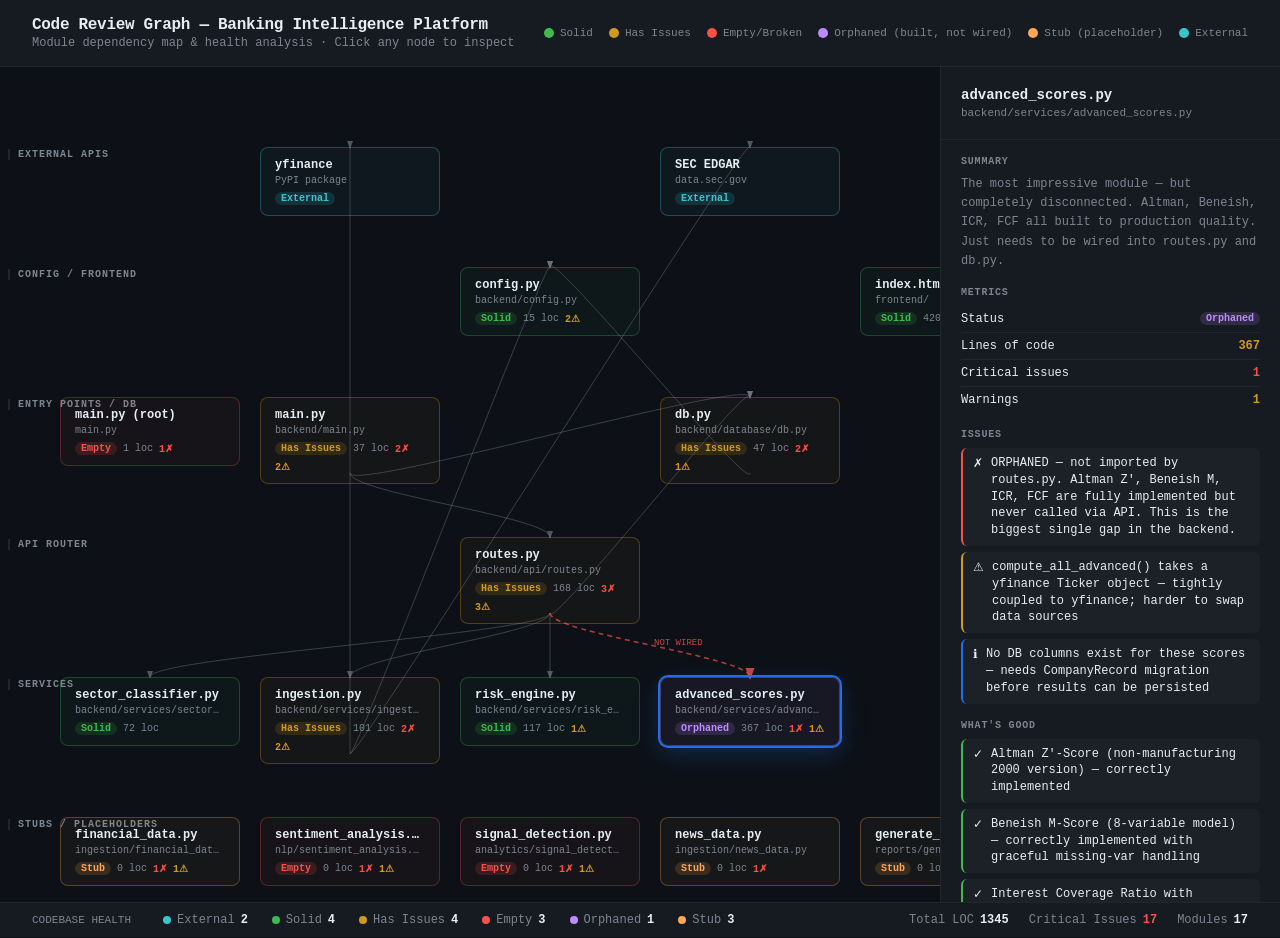
<file: code-review-graph.html>
<!DOCTYPE html>
<html lang="en">
<head>
<meta charset="UTF-8" />
<meta name="viewport" content="width=device-width, initial-scale=1.0" />
<title>Code Review Graph — Banking Intelligence Platform</title>
<style>
* { box-sizing: border-box; margin: 0; padding: 0; }
:root {
  --bg: #0d1117;
  --surface: #161b22;
  --surface2: #1c2128;
  --border: #21262d;
  --text: #e6edf3;
  --muted: #7d8590;
  --accent: #1f6feb;
  --green: #3fb950;
  --yellow: #d29922;
  --red: #f85149;
  --purple: #bc8cff;
  --orange: #ffa657;
  --cyan: #39c5cf;
}
body {
  font-family: -apple-system, BlinkMacSystemFont, "Segoe UI", monospace, sans-serif;
  background: var(--bg);
  color: var(--text);
  min-height: 100vh;
  overflow-x: hidden;
}

/* ── Header ─────────────────────────────────────── */
header {
  background: var(--surface);
  border-bottom: 1px solid var(--border);
  padding: 16px 32px;
  display: flex;
  align-items: center;
  justify-content: space-between;
}
header h1 { font-size: 16px; font-weight: 700; letter-spacing: -0.3px; }
header p  { font-size: 12px; color: var(--muted); margin-top: 2px; }
.legend {
  display: flex; gap: 16px; align-items: center; flex-wrap: wrap;
}
.legend-item { display: flex; align-items: center; gap: 6px; font-size: 11px; color: var(--muted); }
.legend-dot { width: 10px; height: 10px; border-radius: 50%; flex-shrink: 0; }

/* ── Layout ─────────────────────────────────────── */
.main-wrap {
  display: grid;
  grid-template-columns: 1fr 340px;
  height: calc(100vh - 65px);
}

/* ── Graph canvas ───────────────────────────────── */
#graphWrap {
  position: relative;
  overflow: auto;
  background: var(--bg);
}
#graphCanvas {
  position: absolute;
  top: 0; left: 0;
  pointer-events: none;
}
#graphSvg {
  position: relative;
  z-index: 2;
}

/* ── Nodes ──────────────────────────────────────── */
.node {
  position: absolute;
  border-radius: 8px;
  border: 1.5px solid var(--border);
  padding: 10px 14px;
  cursor: pointer;
  transition: border-color 0.15s, box-shadow 0.15s, transform 0.1s;
  user-select: none;
  z-index: 10;
  min-width: 150px;
  max-width: 190px;
}
.node:hover { transform: translateY(-2px); box-shadow: 0 8px 24px rgba(0,0,0,0.4); }
.node.selected { box-shadow: 0 0 0 2px var(--accent), 0 8px 24px rgba(31,111,235,0.25); }

.node-name { font-size: 12px; font-weight: 700; margin-bottom: 3px; white-space: nowrap; overflow: hidden; text-overflow: ellipsis; }
.node-path { font-size: 10px; color: var(--muted); margin-bottom: 6px; white-space: nowrap; overflow: hidden; text-overflow: ellipsis; }
.node-meta { display: flex; align-items: center; gap: 6px; flex-wrap: wrap; }
.node-loc  { font-size: 10px; color: var(--muted); }
.node-status { font-size: 10px; font-weight: 600; padding: 1px 6px; border-radius: 10px; }

/* status colours */
.status-solid   { background: rgba(63,185,80,0.15);  color: var(--green);  }
.status-issues  { background: rgba(210,153,34,0.15); color: var(--yellow); }
.status-empty   { background: rgba(248,81,73,0.15);  color: var(--red);    }
.status-orphan  { background: rgba(188,140,255,0.15);color: var(--purple); }
.status-external{ background: rgba(57,197,207,0.15); color: var(--cyan);   }
.status-stub    { background: rgba(255,166,87,0.15); color: var(--orange); }

/* node background tints */
.node.solid    { background: rgba(63,185,80,0.04);   border-color: rgba(63,185,80,0.3);   }
.node.issues   { background: rgba(210,153,34,0.04);  border-color: rgba(210,153,34,0.3);  }
.node.empty    { background: rgba(248,81,73,0.04);   border-color: rgba(248,81,73,0.3);   }
.node.orphan   { background: rgba(188,140,255,0.06); border-color: rgba(188,140,255,0.3); }
.node.external { background: rgba(57,197,207,0.04);  border-color: rgba(57,197,207,0.3);  }
.node.stub     { background: rgba(255,166,87,0.04);  border-color: rgba(255,166,87,0.3);  }

.node-issues-count {
  font-size: 10px;
  color: var(--red);
  font-weight: 600;
}

/* Layer labels */
.layer-label {
  position: absolute;
  font-size: 10px;
  color: var(--muted);
  text-transform: uppercase;
  letter-spacing: 1px;
  font-weight: 600;
  border-left: 2px solid var(--border);
  padding-left: 8px;
  z-index: 1;
}

/* ── Side panel ─────────────────────────────────── */
#sidePanel {
  background: var(--surface);
  border-left: 1px solid var(--border);
  overflow-y: auto;
  display: flex;
  flex-direction: column;
}
.side-header {
  padding: 20px;
  border-bottom: 1px solid var(--border);
  position: sticky;
  top: 0;
  background: var(--surface);
  z-index: 5;
}
.side-header h2 { font-size: 14px; font-weight: 700; margin-bottom: 4px; }
.side-header p  { font-size: 11px; color: var(--muted); }

.side-body { padding: 16px 20px; flex: 1; }

.detail-placeholder {
  display: flex;
  flex-direction: column;
  align-items: center;
  justify-content: center;
  height: 100%;
  color: var(--muted);
  font-size: 13px;
  text-align: center;
  gap: 8px;
  padding: 40px 20px;
}
.detail-placeholder svg { opacity: 0.3; }

.section-title {
  font-size: 10px;
  text-transform: uppercase;
  letter-spacing: 0.8px;
  color: var(--muted);
  font-weight: 600;
  margin-bottom: 8px;
  margin-top: 16px;
}
.section-title:first-child { margin-top: 0; }

.issue-item {
  display: flex;
  align-items: flex-start;
  gap: 8px;
  font-size: 12px;
  padding: 7px 10px;
  background: var(--surface2);
  border-radius: 6px;
  margin-bottom: 6px;
  border-left: 2px solid var(--red);
  line-height: 1.4;
}
.issue-item.warn { border-left-color: var(--yellow); }
.issue-item.info { border-left-color: var(--accent); }
.issue-item.good { border-left-color: var(--green); }

.issue-icon { font-size: 12px; flex-shrink: 0; margin-top: 1px; }

.dep-tag {
  display: inline-block;
  background: var(--surface2);
  border: 1px solid var(--border);
  border-radius: 4px;
  padding: 2px 8px;
  font-size: 11px;
  margin: 2px;
  font-family: monospace;
}
.dep-tag.imported-by { border-color: rgba(63,185,80,0.4); color: var(--green); }
.dep-tag.imports     { border-color: rgba(31,111,235,0.4); color: var(--accent); }
.dep-tag.missing     { border-color: rgba(248,81,73,0.4);  color: var(--red);   }

.metric-row {
  display: flex;
  justify-content: space-between;
  align-items: center;
  padding: 6px 0;
  border-bottom: 1px solid var(--border);
  font-size: 12px;
}
.metric-row:last-child { border-bottom: none; }
.metric-val { font-weight: 700; }
.metric-val.good { color: var(--green); }
.metric-val.warn { color: var(--yellow); }
.metric-val.bad  { color: var(--red); }

/* ── Summary bar ────────────────────────────────── */
.summary-bar {
  background: var(--surface);
  border-top: 1px solid var(--border);
  padding: 10px 32px;
  display: flex;
  gap: 24px;
  flex-wrap: wrap;
  align-items: center;
  font-size: 12px;
}
.summary-item { display: flex; align-items: center; gap: 6px; }
.summary-dot  { width: 8px; height: 8px; border-radius: 50%; flex-shrink: 0; }
.summary-num  { font-weight: 700; }

svg.arrows { position: absolute; top: 0; left: 0; pointer-events: none; overflow: visible; z-index: 5; }
</style>
</head>
<body>

<header>
  <div>
    <h1>Code Review Graph — Banking Intelligence Platform</h1>
    <p>Module dependency map &amp; health analysis · Click any node to inspect</p>
  </div>
  <div class="legend">
    <div class="legend-item"><div class="legend-dot" style="background:var(--green)"></div> Solid</div>
    <div class="legend-item"><div class="legend-dot" style="background:var(--yellow)"></div> Has Issues</div>
    <div class="legend-item"><div class="legend-dot" style="background:var(--red)"></div> Empty/Broken</div>
    <div class="legend-item"><div class="legend-dot" style="background:var(--purple)"></div> Orphaned (built, not wired)</div>
    <div class="legend-item"><div class="legend-dot" style="background:var(--orange)"></div> Stub (placeholder)</div>
    <div class="legend-item"><div class="legend-dot" style="background:var(--cyan)"></div> External</div>
  </div>
</header>

<div class="main-wrap">
  <div id="graphWrap">
    <svg class="arrows" id="arrowSvg"></svg>
    <div id="graphNodes"></div>
  </div>

  <div id="sidePanel">
    <div class="side-header">
      <h2 id="sideTitle">Node Inspector</h2>
      <p id="sidePath">Select a node to view details</p>
    </div>
    <div class="side-body" id="sideBody">
      <div class="detail-placeholder">
        <svg width="40" height="40" fill="none" viewBox="0 0 24 24" stroke="currentColor">
          <path stroke-linecap="round" stroke-linejoin="round" stroke-width="1.5"
            d="M9 5H7a2 2 0 00-2 2v12a2 2 0 002 2h10a2 2 0 002-2V7a2 2 0 00-2-2h-2M9 5a2 2 0 002 2h2a2 2 0 002-2M9 5a2 2 0 012-2h2a2 2 0 012 2"/>
        </svg>
        <span>Click any module node<br>to inspect its code health</span>
      </div>
    </div>
  </div>
</div>

<div class="summary-bar" id="summaryBar"></div>

<script>
// ─────────────────────────────────────────────────────────────
// DATA MODEL
// ─────────────────────────────────────────────────────────────
const NODES = [
  // ── External ──────────────────────────────────────────────
  {
    id: "yfinance",
    name: "yfinance",
    path: "PyPI package",
    layer: 0, col: 1,
    kind: "external",
    loc: null,
    issues: [],
    good: ["Live market data, fundamentals, balance sheet, cash flow"],
    deps: [],
    importedBy: ["ingestion"],
    summary: "Third-party library for Yahoo Finance data. Synchronous — will block FastAPI event loop under load."
  },
  {
    id: "sec_edgar",
    name: "SEC EDGAR",
    path: "data.sec.gov",
    layer: 0, col: 3,
    kind: "external",
    loc: null,
    issues: [],
    good: ["Free public API for 10-K/10-Q filings, company submissions"],
    deps: [],
    importedBy: ["ingestion"],
    summary: "SEC's public EDGAR API. Used for CIK lookup and filing retrieval. No auth needed."
  },

  // ── Config ────────────────────────────────────────────────
  {
    id: "config",
    name: "config.py",
    path: "backend/config.py",
    layer: 1, col: 2,
    kind: "solid",
    loc: 15,
    issues: [
      { sev: "warn", text: "No Redis URL, no JWT_SECRET, no API_KEY fields — needed for Phase 1 auth + caching" },
      { sev: "warn", text: "cache_ttl exists as a setting but Redis is not implemented anywhere" }
    ],
    good: [
      "Pydantic BaseSettings — correct pattern for env-var validation",
      "Reads from .env file via python-dotenv"
    ],
    deps: [],
    importedBy: ["db", "ingestion"],
    summary: "Pydantic Settings config. Solid foundation but missing fields for upcoming auth and caching work."
  },

  // ── Database ──────────────────────────────────────────────
  {
    id: "db",
    name: "db.py",
    path: "backend/database/db.py",
    layer: 2, col: 3,
    kind: "issues",
    loc: 47,
    issues: [
      { sev: "error", text: "No Alembic migrations — schema changes require manual DROP TABLE or data loss" },
      { sev: "error", text: "CompanyRecord has no advanced_scores columns (altman_z, beneish_m, icr, fcf_margin) — advanced_scores.py output has nowhere to persist" },
      { sev: "warn",  text: "SQLite default is fine for dev, but check_same_thread=False can mask concurrency bugs" }
    ],
    good: [
      "SQLAlchemy ORM — no raw SQL, injection-safe",
      "get_db() dependency injection pattern is correct",
      "init_db() called on startup"
    ],
    deps: ["config"],
    importedBy: ["routes"],
    summary: "Database layer. Works but schema is frozen without migrations, and missing columns for advanced scores."
  },

  // ── Entry Point ───────────────────────────────────────────
  {
    id: "main",
    name: "main.py",
    path: "backend/main.py",
    layer: 2, col: 1,
    kind: "issues",
    loc: 37,
    issues: [
      { sev: "warn", text: "@app.on_event('startup') is deprecated since FastAPI 0.93 — replace with lifespan context manager" },
      { sev: "error", text: "CORS allow_origins=['*'] — anyone can call this API from any website; lock down for production" },
      { sev: "error", text: "No authentication middleware — all endpoints including DELETE are open" },
      { sev: "warn",  text: "No rate limiting middleware" }
    ],
    good: [
      "FastAPI app correctly structured",
      "Router included under /api/v1 prefix",
      "Static frontend served — no separate web server needed for dev"
    ],
    deps: ["db", "routes"],
    importedBy: [],
    summary: "FastAPI entry point. Runnable as-is but missing auth, rate limiting, and uses deprecated startup hook."
  },

  // ── Root main.py ──────────────────────────────────────────
  {
    id: "root_main",
    name: "main.py (root)",
    path: "main.py",
    layer: 2, col: 0,
    kind: "empty",
    loc: 1,
    issues: [
      { sev: "error", text: "File is empty — likely intended as a convenience entry point (e.g. 'python main.py') but does nothing" }
    ],
    good: [],
    deps: [],
    importedBy: [],
    summary: "Root-level main.py is a 1-line empty file. Not harmful, but confusing. The real entry is backend/main.py."
  },

  // ── Routes ───────────────────────────────────────────────
  {
    id: "routes",
    name: "routes.py",
    path: "backend/api/routes.py",
    layer: 3, col: 2,
    kind: "issues",
    loc: 168,
    issues: [
      { sev: "error", text: "DELETE /companies/{ticker} has zero auth — anyone can delete records" },
      { sev: "error", text: "POST /companies/analyze calls yfinance synchronously inside a sync route — blocks event loop under concurrent load" },
      { sev: "error", text: "advanced_scores.py is NEVER imported or called — Altman Z', Beneish M, ICR, FCF all computed but never returned via API" },
      { sev: "warn",  text: "No pagination on GET /companies — returns all rows; will slow with scale" },
      { sev: "warn",  text: "No input validation on ticker (length, characters, injection)" },
      { sev: "warn",  text: "No response models (Pydantic schemas) — return dicts; breaking changes silent" }
    ],
    good: [
      "All core CRUD routes implemented",
      "Peer benchmarking endpoint works",
      "Sector summary aggregation is clean SQL",
      "Risk heatmap endpoint ready for frontend"
    ],
    deps: ["db", "ingestion", "sector_classifier", "risk_engine"],
    importedBy: ["main"],
    summary: "Core API routes. Well-structured but critical gap: advanced_scores.py is never called, DELETE is unauthenticated, and yfinance calls are synchronous."
  },

  // ── Ingestion ────────────────────────────────────────────
  {
    id: "ingestion",
    name: "ingestion.py",
    path: "backend/services/ingestion.py",
    layer: 4, col: 1,
    kind: "issues",
    loc: 101,
    issues: [
      { sev: "error", text: "fetch_yahoo_fundamentals() is fully synchronous — when called from async FastAPI route it blocks the event loop; wrap in asyncio.to_thread()" },
      { sev: "error", text: "No caching — every /analyze call hits Yahoo Finance fresh; hammers the API and slows response to 2-5s" },
      { sev: "warn",  text: "fetch_sec_filings makes 2 HTTP calls per request (atom feed + submissions JSON) — redundant, submissions JSON alone is sufficient" },
      { sev: "warn",  text: "lookup_cik_by_ticker downloads the full company_tickers.json on every call (~8MB) — cache it" }
    ],
    good: [
      "Correct revenue growth YoY calculation",
      "_safe_pct() helper cleanly handles None",
      "SEC EDGAR integration works with correct User-Agent header",
      "Error handling raises ValueError with useful message"
    ],
    deps: ["config", "yfinance", "sec_edgar"],
    importedBy: ["routes"],
    summary: "Data ingestion from Yahoo Finance and SEC EDGAR. Logic is correct but synchronous calls will kill performance. No caching."
  },

  // ── Risk Engine ───────────────────────────────────────────
  {
    id: "risk_engine",
    name: "risk_engine.py",
    path: "backend/services/risk_engine.py",
    layer: 4, col: 2,
    kind: "solid",
    loc: 117,
    issues: [
      { sev: "warn", text: "Risk weights are hardcoded constants — not configurable without code change" },
      { sev: "info", text: "D/E thresholds are US-market tuned; Indian bank stocks typically carry higher D/E by nature — sector-aware thresholds would be more accurate" }
    ],
    good: [
      "Pure function — no side effects, easy to test",
      "Clear weight system with labeled flags",
      "Three-tier risk label (Low/Medium/High) is intuitive",
      "peer_benchmarks() min/max/avg is clean and reusable"
    ],
    deps: [],
    importedBy: ["routes"],
    summary: "Risk scoring engine. The cleanest module in the codebase. Pure functions, clear logic, testable. Minor: thresholds are US-tuned."
  },

  // ── Advanced Scores ───────────────────────────────────────
  {
    id: "advanced_scores",
    name: "advanced_scores.py",
    path: "backend/services/advanced_scores.py",
    layer: 4, col: 3,
    kind: "orphan",
    loc: 367,
    issues: [
      { sev: "error", text: "ORPHANED — not imported by routes.py. Altman Z', Beneish M, ICR, FCF are fully implemented but never called via API. This is the biggest single gap in the backend." },
      { sev: "warn",  text: "compute_all_advanced() takes a yfinance Ticker object — tightly coupled to yfinance; harder to swap data sources" },
      { sev: "info",  text: "No DB columns exist for these scores — needs CompanyRecord migration before results can be persisted" }
    ],
    good: [
      "Altman Z'-Score (non-manufacturing 2000 version) — correctly implemented",
      "Beneish M-Score (8-variable model) — correctly implemented with graceful missing-var handling",
      "Interest Coverage Ratio with labeled severity tiers",
      "Free Cash Flow Margin correctly computed",
      "missing_vars[] in Beneish result is excellent for debugging data gaps",
      "Largest and most sophisticated module in the project"
    ],
    deps: [],
    importedBy: [],
    summary: "The most impressive module — but completely disconnected. Altman, Beneish, ICR, FCF all built to production quality. Just needs to be wired into routes.py and db.py."
  },

  // ── Sector Classifier ─────────────────────────────────────
  {
    id: "sector_classifier",
    name: "sector_classifier.py",
    path: "backend/services/sector_classifier.py",
    layer: 4, col: 0,
    kind: "solid",
    loc: 72,
    issues: [
      { sev: "info", text: "Keyword matching is case-folded but not stemmed — 'banking' matches but 'bancorp' might not" },
      { sev: "info", text: "Falls back to yahoo_sector directly if no GICS match — prevents 'Unclassified' for most tickers" }
    ],
    good: [
      "Full GICS taxonomy (11 sectors, sub-sectors)",
      "Dual fallback: keyword match → yahoo sector → 'Unclassified'",
      "get_sector_peers() is clean and reusable"
    ],
    deps: [],
    importedBy: ["routes"],
    summary: "GICS sector classification. Solid and well-structured. Minor edge cases in keyword matching."
  },

  // ── Sentiment Analysis (NLP) ──────────────────────────────
  {
    id: "sentiment",
    name: "sentiment_analysis.py",
    path: "nlp/sentiment_analysis.py",
    layer: 5, col: 1,
    kind: "empty",
    loc: 0,
    issues: [
      { sev: "error", text: "File is empty — Phase 3 dependency, but listed in project structure as if active" },
      { sev: "warn",  text: "Located in nlp/ (root) not backend/services/ — inconsistent with project structure" }
    ],
    good: [],
    deps: [],
    importedBy: [],
    summary: "Empty placeholder. Phase 3 will implement FinBERT sentiment scoring here."
  },

  // ── Signal Detection ─────────────────────────────────────
  {
    id: "signals",
    name: "signal_detection.py",
    path: "analytics/signal_detection.py",
    layer: 5, col: 2,
    kind: "empty",
    loc: 0,
    issues: [
      { sev: "error", text: "File is empty — Phase 3 dependency" },
      { sev: "warn",  text: "Located in analytics/ (root) not backend/services/ — inconsistent structure" }
    ],
    good: [],
    deps: [],
    importedBy: [],
    summary: "Empty placeholder. Phase 3 will implement earnings beat/miss detection, analyst upgrade tracking, insider activity signals."
  },

  // ── Root Ingestion stubs ──────────────────────────────────
  {
    id: "fin_data",
    name: "financial_data.py",
    path: "ingestion/financial_data.py",
    layer: 5, col: 0,
    kind: "stub",
    loc: 0,
    issues: [
      { sev: "error", text: "File is empty" },
      { sev: "warn",  text: "Duplicate concern: backend/services/ingestion.py already does financial data — this creates confusion about which is authoritative" }
    ],
    good: [],
    deps: [],
    importedBy: [],
    summary: "Empty stub that duplicates the concern of backend/services/ingestion.py. Should be consolidated or deleted."
  },
  {
    id: "news_data",
    name: "news_data.py",
    path: "ingestion/news_data.py",
    layer: 5, col: 3,
    kind: "stub",
    loc: 0,
    issues: [
      { sev: "error", text: "File is empty — Phase 3 NewsAPI/RSS ingestion goes here" }
    ],
    good: [],
    deps: [],
    importedBy: [],
    summary: "Empty placeholder for Phase 3 news ingestion (NewsAPI, RSS feeds, Google News)."
  },

  // ── Reports ───────────────────────────────────────────────
  {
    id: "reports",
    name: "generate_report.py",
    path: "reports/generate_report.py",
    layer: 5, col: 4,
    kind: "stub",
    loc: 0,
    issues: [
      { sev: "error", text: "File is empty — Phase 5 PDF generation goes here" }
    ],
    good: [],
    deps: [],
    importedBy: [],
    summary: "Empty placeholder for Phase 5 banker-ready PDF report generation."
  },

  // ── Frontend ─────────────────────────────────────────────
  {
    id: "frontend",
    name: "index.html + styles.css",
    path: "frontend/",
    layer: 1, col: 4,
    kind: "solid",
    loc: 420,
    issues: [
      { sev: "error", text: "References /static/app.js which does NOT EXIST — dashboard JS is missing, the UI is non-functional" },
      { sev: "warn",  text: "No error boundary for failed API calls" }
    ],
    good: [
      "Dark theme with GitHub-style design system — clean and professional",
      "Responsive layout with media queries",
      "Risk chip color system (green/yellow/red) matches backend labels",
      "Sector benchmark bar chart UI is ready",
      "Company detail panel with peer comparison layout built"
    ],
    deps: [],
    importedBy: [],
    summary: "Frontend shell looks good visually but is non-functional — app.js is missing. The HTML/CSS is production-quality."
  },
];

// ─────────────────────────────────────────────────────────────
// EDGES (dependency arrows)
// ─────────────────────────────────────────────────────────────
const EDGES = [
  // main.py backbone
  { from: "main",      to: "db",         kind: "imports" },
  { from: "main",      to: "routes",     kind: "imports" },
  // routes deps
  { from: "routes",    to: "db",         kind: "imports" },
  { from: "routes",    to: "ingestion",  kind: "imports" },
  { from: "routes",    to: "sector_classifier", kind: "imports" },
  { from: "routes",    to: "risk_engine",kind: "imports" },
  // missing wiring (orphan)
  { from: "routes",    to: "advanced_scores", kind: "missing" },
  // service deps
  { from: "ingestion", to: "config",     kind: "imports" },
  { from: "ingestion", to: "yfinance",   kind: "imports" },
  { from: "ingestion", to: "sec_edgar",  kind: "imports" },
  { from: "db",        to: "config",     kind: "imports" },
];

// ─────────────────────────────────────────────────────────────
// LAYOUT CONFIG
// ─────────────────────────────────────────────────────────────
const LAYER_Y  = [80, 200, 330, 470, 610, 750];
const COL_X    = [60, 260, 460, 660, 860];
const NODE_W   = 180;
const NODE_H_APPROX = 76;

function nodeX(n) { return COL_X[n.col] || 60; }
function nodeY(n) { return LAYER_Y[n.layer] || 80; }

// ─────────────────────────────────────────────────────────────
// RENDER NODES
// ─────────────────────────────────────────────────────────────
let selectedId = null;

function statusLabel(kind) {
  return {
    solid: "Solid",
    issues: "Has Issues",
    empty: "Empty",
    orphan: "Orphaned",
    external: "External",
    stub: "Stub"
  }[kind] || kind;
}

function render() {
  const wrap = document.getElementById("graphNodes");
  const svgEl = document.getElementById("arrowSvg");

  // compute canvas size
  let maxX = 0, maxY = 0;
  NODES.forEach(n => {
    maxX = Math.max(maxX, nodeX(n) + NODE_W + 40);
    maxY = Math.max(maxY, nodeY(n) + 100);
  });
  wrap.style.width  = maxX + "px";
  wrap.style.height = maxY + "px";
  svgEl.setAttribute("width", maxX);
  svgEl.setAttribute("height", maxY);

  // Layer labels
  const layerNames = ["External APIs", "Config / Frontend", "Entry Points / DB", "API Router", "Services", "Stubs / Placeholders"];
  layerNames.forEach((name, i) => {
    const el = document.createElement("div");
    el.className = "layer-label";
    el.textContent = name;
    el.style.left = "8px";
    el.style.top  = (LAYER_Y[i] + 2) + "px";
    wrap.appendChild(el);
  });

  // Nodes
  NODES.forEach(n => {
    const div = document.createElement("div");
    div.className = `node ${n.kind}`;
    div.id = "node-" + n.id;
    div.style.left   = nodeX(n) + "px";
    div.style.top    = nodeY(n) + "px";
    div.style.width  = NODE_W + "px";

    const issueCount = n.issues.filter(i => i.sev === "error").length;
    const warnCount  = n.issues.filter(i => i.sev === "warn").length;

    div.innerHTML = `
      <div class="node-name">${n.name}</div>
      <div class="node-path">${n.path}</div>
      <div class="node-meta">
        <span class="node-status status-${n.kind}">${statusLabel(n.kind)}</span>
        ${n.loc !== null ? `<span class="node-loc">${n.loc} loc</span>` : ""}
        ${issueCount > 0 ? `<span class="node-issues-count">${issueCount}✗</span>` : ""}
        ${warnCount  > 0 ? `<span style="font-size:10px;color:var(--yellow);font-weight:600">${warnCount}⚠</span>` : ""}
      </div>
    `;
    div.addEventListener("click", () => selectNode(n.id));
    wrap.appendChild(div);
  });

  // Arrows
  drawArrows(svgEl);

  // Summary bar
  renderSummary();
}

function drawArrows(svgEl) {
  // define arrowhead markers
  svgEl.innerHTML = `
    <defs>
      <marker id="arrow-normal" markerWidth="8" markerHeight="8" refX="6" refY="3" orient="auto">
        <path d="M0,0 L0,6 L8,3 z" fill="rgba(125,133,144,0.6)" />
      </marker>
      <marker id="arrow-missing" markerWidth="8" markerHeight="8" refX="6" refY="3" orient="auto">
        <path d="M0,0 L0,6 L8,3 z" fill="rgba(248,81,73,0.8)" />
      </marker>
    </defs>
  `;

  EDGES.forEach(e => {
    const fromNode = NODES.find(n => n.id === e.from);
    const toNode   = NODES.find(n => n.id === e.to);
    if (!fromNode || !toNode) return;

    const x1 = nodeX(fromNode) + NODE_W / 2;
    const y1 = nodeY(fromNode) + NODE_H_APPROX;
    const x2 = nodeX(toNode)   + NODE_W / 2;
    const y2 = nodeY(toNode);

    const isMissing = e.kind === "missing";
    const color = isMissing ? "rgba(248,81,73,0.7)" : "rgba(125,133,144,0.4)";
    const dash  = isMissing ? "5,4" : "";
    const marker = isMissing ? "url(#arrow-missing)" : "url(#arrow-normal)";

    const path = document.createElementNS("http://www.w3.org/2000/svg", "path");
    const cx = (x1 + x2) / 2;
    const cy1 = y1 + 20;
    const cy2 = y2 - 20;
    path.setAttribute("d", `M${x1},${y1} C${x1},${cy1} ${x2},${cy2} ${x2},${y2}`);
    path.setAttribute("fill", "none");
    path.setAttribute("stroke", color);
    path.setAttribute("stroke-width", isMissing ? "1.5" : "1");
    if (dash) path.setAttribute("stroke-dasharray", dash);
    path.setAttribute("marker-end", marker);
    svgEl.appendChild(path);

    // Label for missing edges
    if (isMissing) {
      const text = document.createElementNS("http://www.w3.org/2000/svg", "text");
      text.setAttribute("x", (x1 + x2) / 2 + 4);
      text.setAttribute("y", (y1 + y2) / 2);
      text.setAttribute("fill", "rgba(248,81,73,0.8)");
      text.setAttribute("font-size", "9");
      text.setAttribute("font-family", "monospace");
      text.textContent = "NOT WIRED";
      svgEl.appendChild(text);
    }
  });
}

function renderSummary() {
  const bar = document.getElementById("summaryBar");
  const counts = {};
  let totalLoc = 0;
  let totalIssues = 0;
  NODES.forEach(n => {
    counts[n.kind] = (counts[n.kind] || 0) + 1;
    if (n.loc) totalLoc += n.loc;
    totalIssues += n.issues.filter(i => i.sev === "error").length;
  });

  const colorMap = { solid:"var(--green)", issues:"var(--yellow)", empty:"var(--red)", orphan:"var(--purple)", stub:"var(--orange)", external:"var(--cyan)" };
  const labelMap = { solid:"Solid", issues:"Has Issues", empty:"Empty", orphan:"Orphaned", stub:"Stub", external:"External" };

  let html = `<span style="color:var(--muted);font-size:11px;margin-right:8px">CODEBASE HEALTH</span>`;
  Object.entries(counts).forEach(([k, v]) => {
    html += `<div class="summary-item">
      <div class="summary-dot" style="background:${colorMap[k]}"></div>
      <span style="color:var(--muted)">${labelMap[k]}</span>
      <span class="summary-num">${v}</span>
    </div>`;
  });
  html += `<div style="margin-left:auto;display:flex;gap:20px">
    <div class="summary-item"><span style="color:var(--muted)">Total LOC</span><span class="summary-num">${totalLoc}</span></div>
    <div class="summary-item"><span style="color:var(--muted)">Critical Issues</span><span class="summary-num" style="color:var(--red)">${totalIssues}</span></div>
    <div class="summary-item"><span style="color:var(--muted)">Modules</span><span class="summary-num">${NODES.length}</span></div>
  </div>`;
  bar.innerHTML = html;
}

// ─────────────────────────────────────────────────────────────
// INSPECT PANEL
// ─────────────────────────────────────────────────────────────
function selectNode(id) {
  // deselect previous
  if (selectedId) {
    const prev = document.getElementById("node-" + selectedId);
    if (prev) prev.classList.remove("selected");
  }
  selectedId = id;
  const el = document.getElementById("node-" + id);
  if (el) el.classList.add("selected");

  const n = NODES.find(n => n.id === id);
  if (!n) return;

  document.getElementById("sideTitle").textContent = n.name;
  document.getElementById("sidePath").textContent  = n.path;

  let html = "";

  // Summary
  html += `<div class="section-title">Summary</div>`;
  html += `<div style="font-size:12px;line-height:1.6;color:var(--muted);margin-bottom:4px">${n.summary}</div>`;

  // Metrics
  html += `<div class="section-title">Metrics</div>`;
  html += `<div>`;
  html += `<div class="metric-row"><span>Status</span><span class="node-status status-${n.kind} metric-val">${statusLabel(n.kind)}</span></div>`;
  if (n.loc !== null) {
    const locClass = n.loc === 0 ? "bad" : n.loc > 200 ? "warn" : "good";
    html += `<div class="metric-row"><span>Lines of code</span><span class="metric-val ${locClass}">${n.loc}</span></div>`;
  }
  const errors = n.issues.filter(i => i.sev === "error").length;
  const warns  = n.issues.filter(i => i.sev === "warn").length;
  if (errors > 0) html += `<div class="metric-row"><span>Critical issues</span><span class="metric-val bad">${errors}</span></div>`;
  if (warns  > 0) html += `<div class="metric-row"><span>Warnings</span><span class="metric-val warn">${warns}</span></div>`;
  html += `</div>`;

  // Issues
  if (n.issues.length > 0) {
    html += `<div class="section-title">Issues</div>`;
    n.issues.forEach(iss => {
      const cls = iss.sev === "error" ? "" : iss.sev === "warn" ? "warn" : "info";
      const icon = iss.sev === "error" ? "✗" : iss.sev === "warn" ? "⚠" : "ℹ";
      html += `<div class="issue-item ${cls}"><span class="issue-icon">${icon}</span><span>${iss.text}</span></div>`;
    });
  }

  // What's good
  if (n.good.length > 0) {
    html += `<div class="section-title">What's Good</div>`;
    n.good.forEach(g => {
      html += `<div class="issue-item good"><span class="issue-icon">✓</span><span>${g}</span></div>`;
    });
  }

  // Dependencies
  if (n.deps.length > 0 || n.importedBy.length > 0) {
    html += `<div class="section-title">Dependencies</div>`;
    if (n.importedBy.length > 0) {
      html += `<div style="margin-bottom:6px"><span style="font-size:10px;color:var(--muted)">Imported by  </span>`;
      n.importedBy.forEach(d => html += `<span class="dep-tag imported-by">${d}</span>`);
      html += `</div>`;
    }
    if (n.deps.length > 0) {
      html += `<div><span style="font-size:10px;color:var(--muted)">Imports  </span>`;
      n.deps.forEach(d => html += `<span class="dep-tag imports">${d}</span>`);
      html += `</div>`;
    }
  }

  document.getElementById("sideBody").innerHTML = html;
}

// ─────────────────────────────────────────────────────────────
// INIT
// ─────────────────────────────────────────────────────────────
render();

// Auto-select the most interesting node
setTimeout(() => selectNode("advanced_scores"), 300);
</script>
</body>
</html>
</file>
